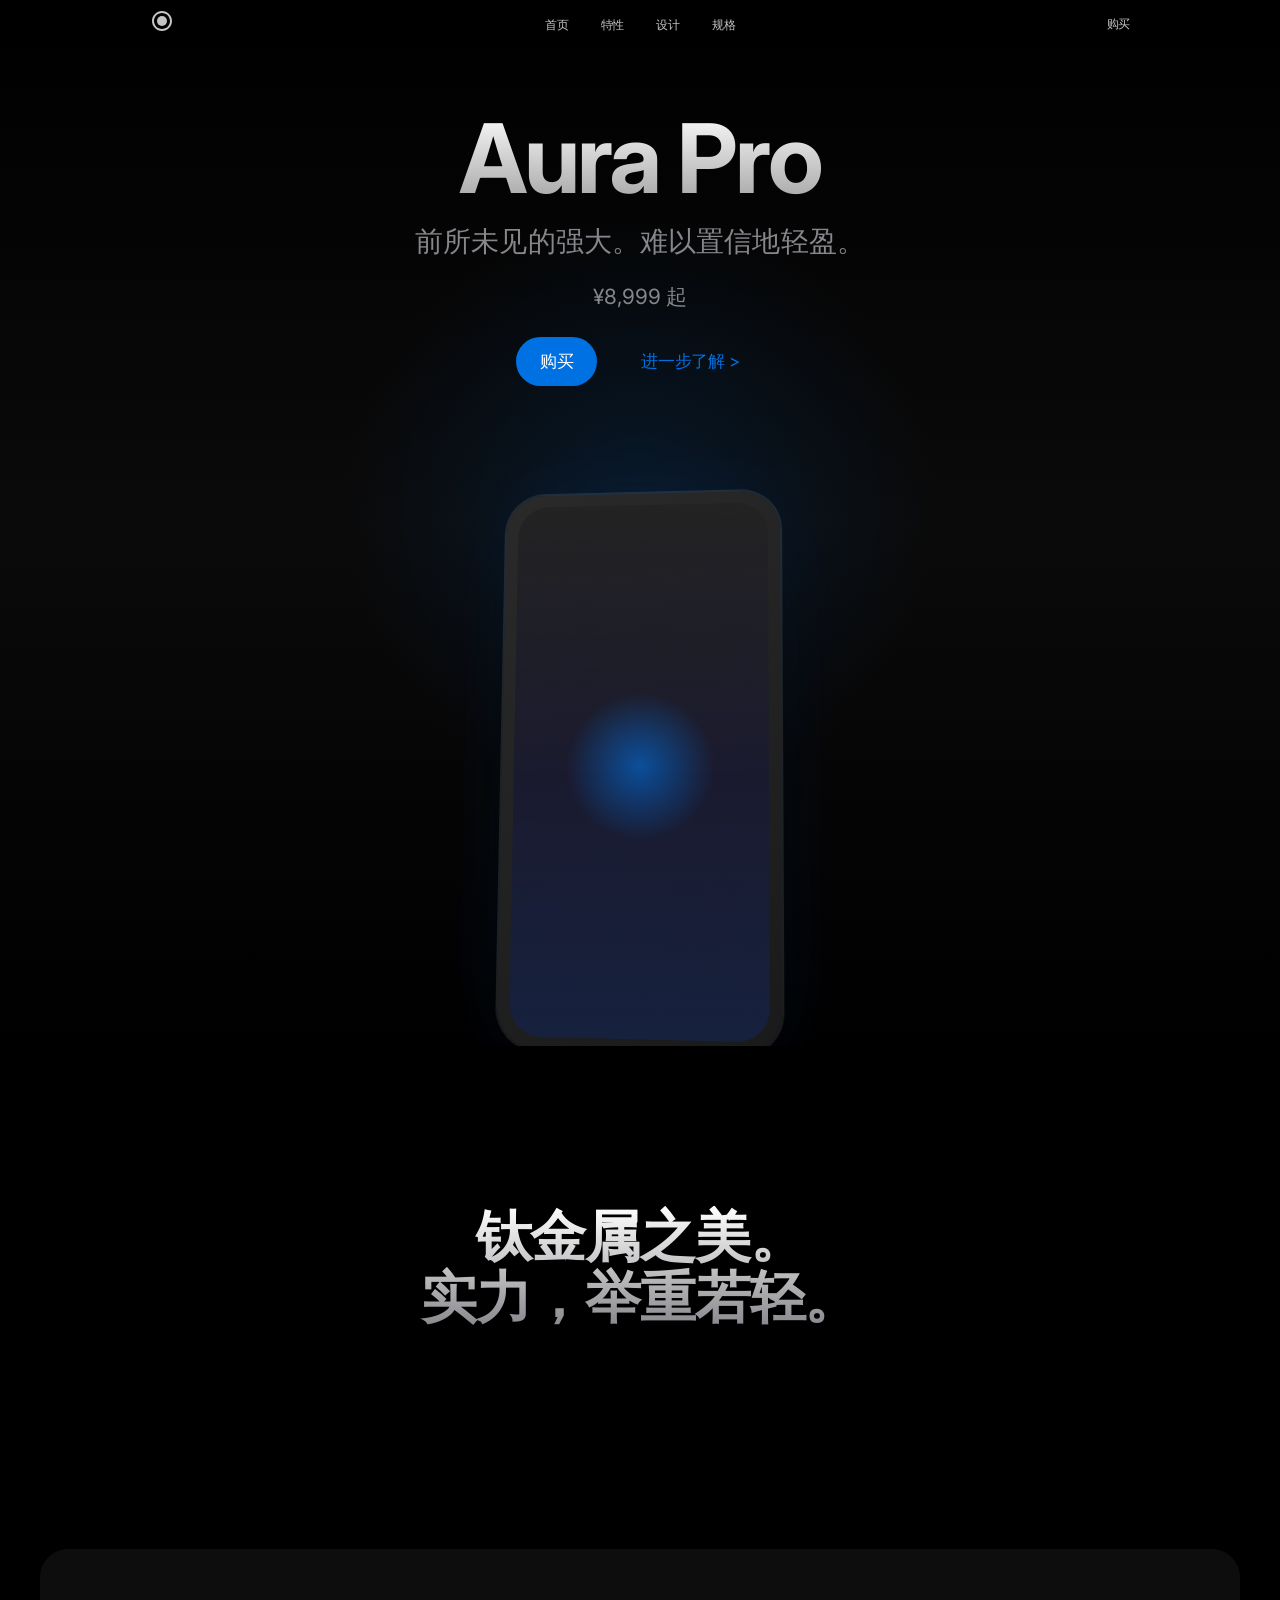
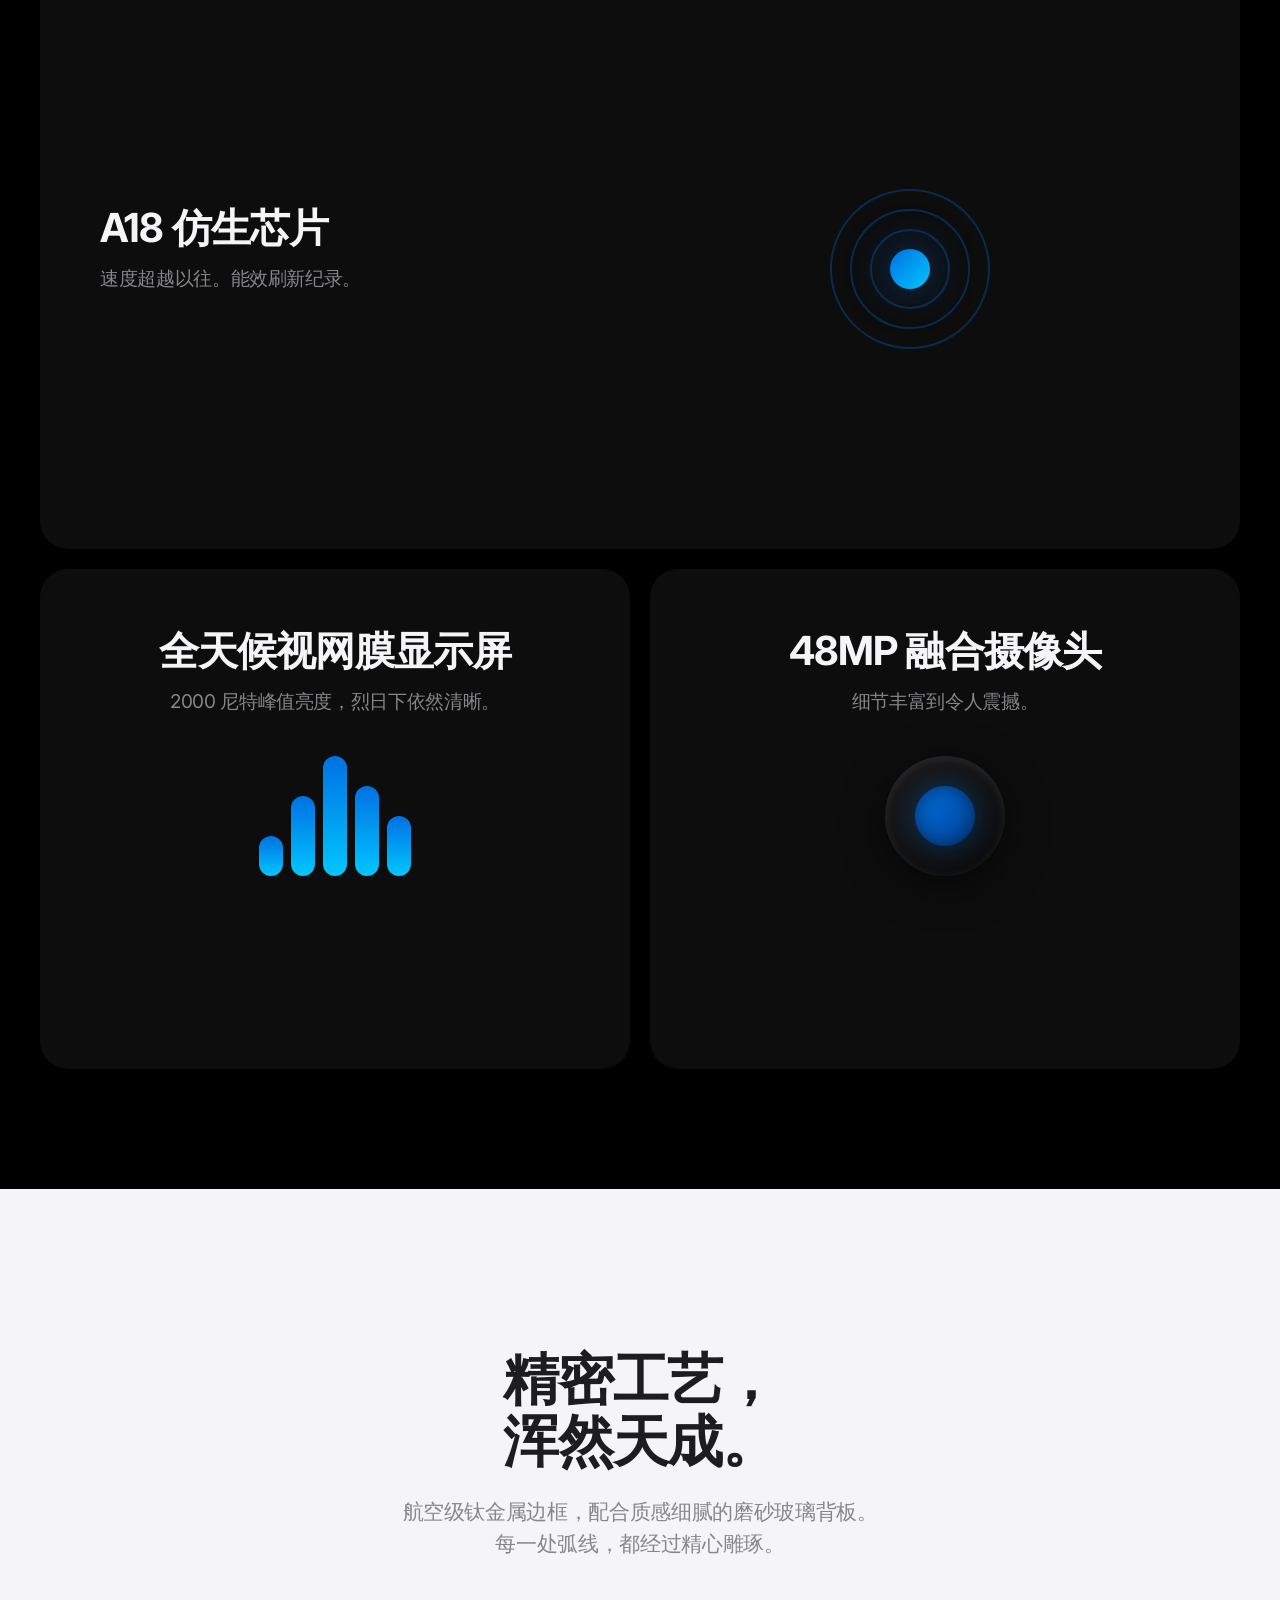
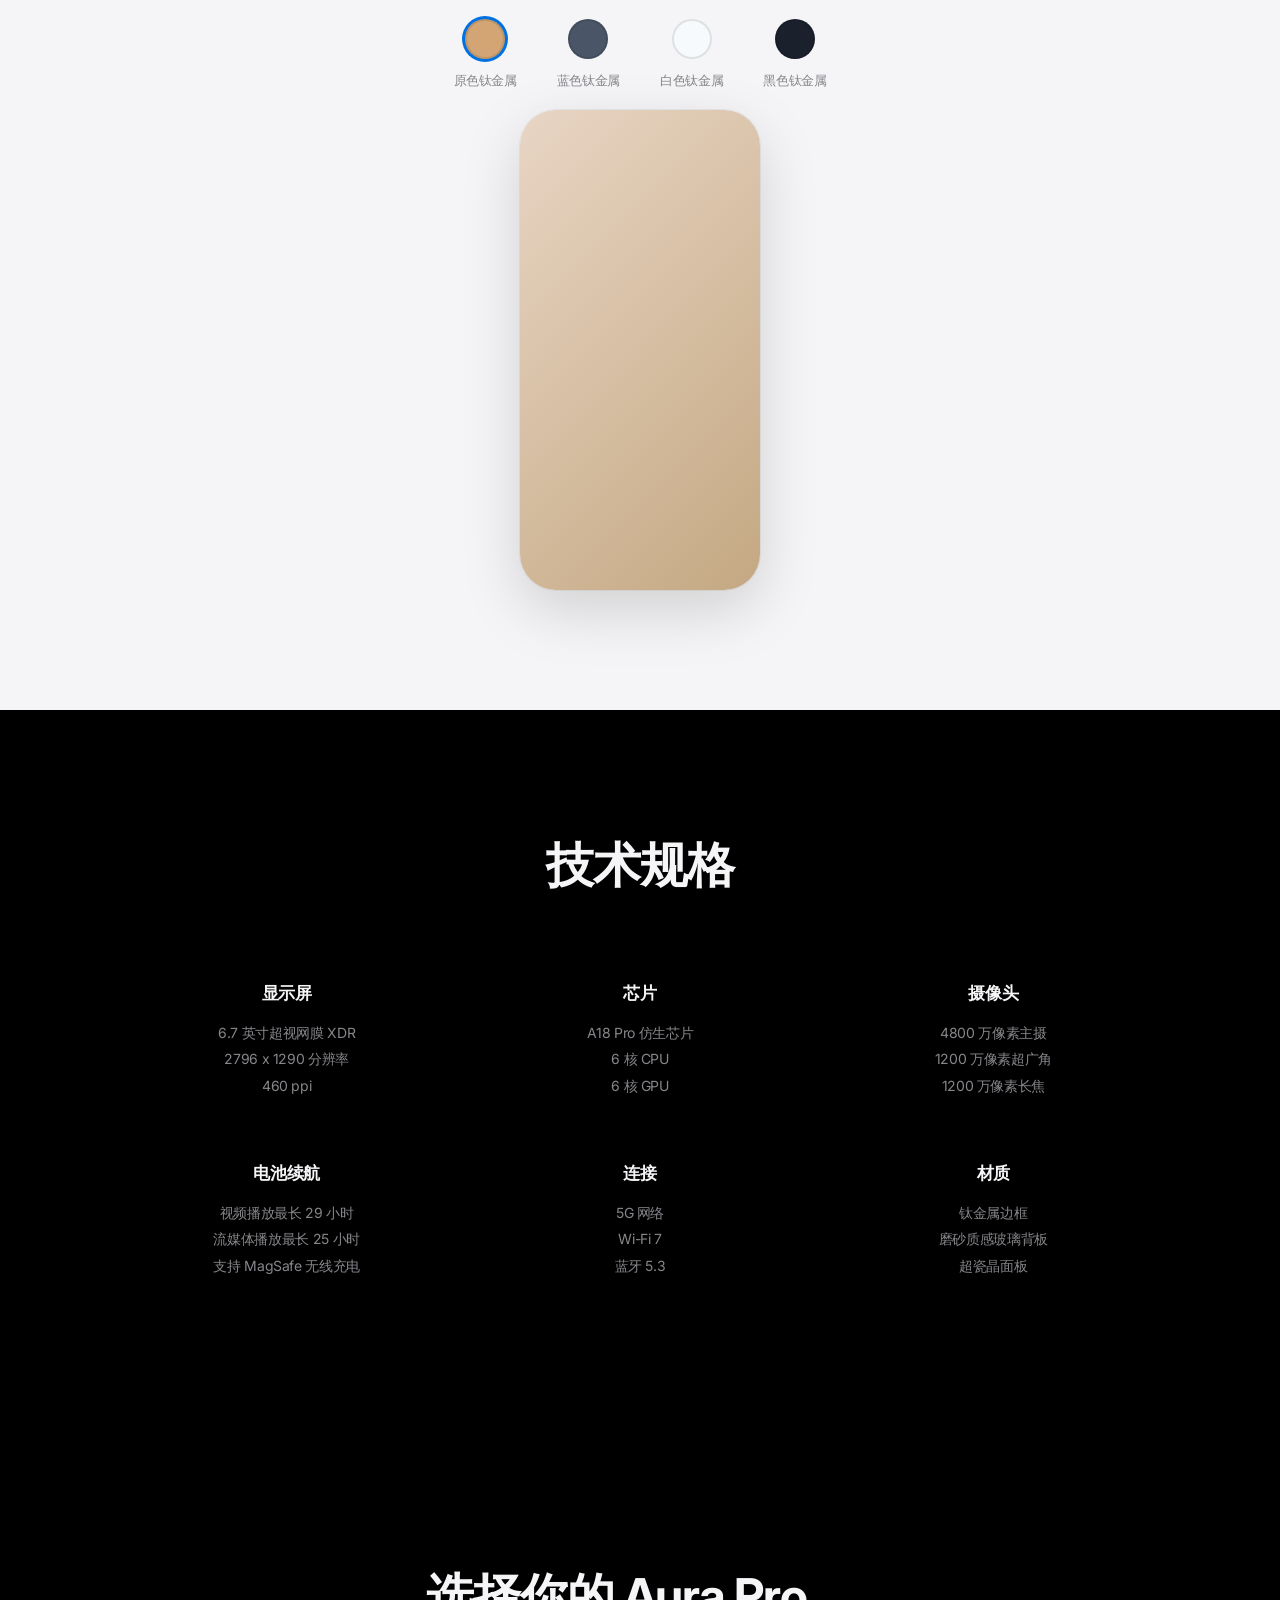
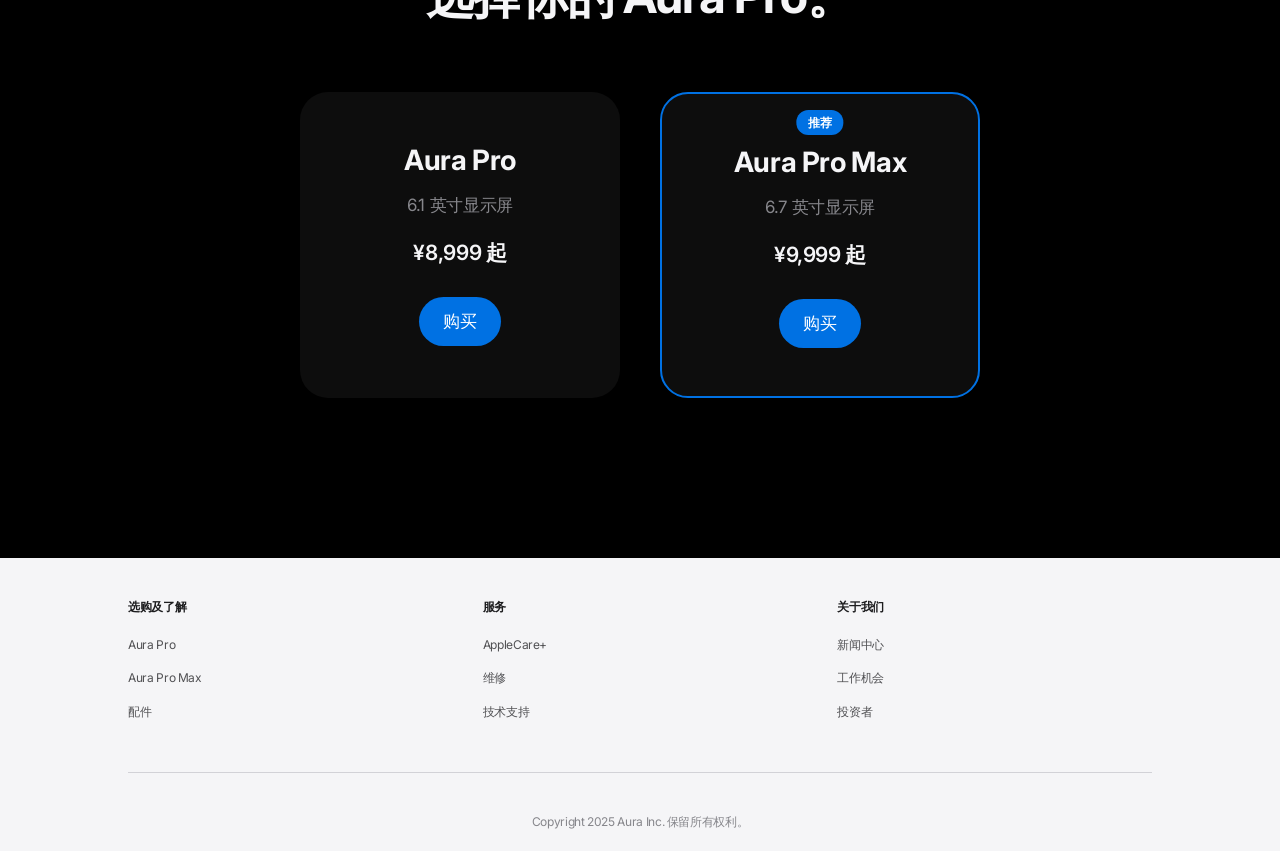
<file: index.html>
<!DOCTYPE html>
<html lang="zh-CN">
<head>
    <meta charset="UTF-8">
    <meta name="viewport" content="width=device-width, initial-scale=1.0">
    <title>Aura Pro - 超越想象</title>
    <link rel="stylesheet" href="css/style.css">
    <link rel="preconnect" href="https://fonts.googleapis.com">
    <link rel="preconnect" href="https://fonts.gstatic.com" crossorigin>
    <link href="https://fonts.googleapis.com/css2?family=Inter:wght@300;400;500;600;700&display=swap" rel="stylesheet">
</head>
<body>
    <!-- 导航栏 -->
    <nav class="navbar">
        <div class="nav-container">
            <a href="#" class="logo">
                <svg width="24" height="24" viewBox="0 0 24 24" fill="currentColor">
                    <path d="M12 2C6.48 2 2 6.48 2 12s4.48 10 10 10 10-4.48 10-10S17.52 2 12 2zm0 18c-4.41 0-8-3.59-8-8s3.59-8 8-8 8 3.59 8 8-3.59 8-8 8z"/>
                    <circle cx="12" cy="12" r="5"/>
                </svg>
            </a>
            <ul class="nav-links">
                <li><a href="#hero">首页</a></li>
                <li><a href="#features">特性</a></li>
                <li><a href="#design">设计</a></li>
                <li><a href="#specs">规格</a></li>
            </ul>
            <a href="#buy" class="nav-cta">购买</a>
        </div>
    </nav>

    <!-- Hero 区域 -->
    <section id="hero" class="hero">
        <div class="hero-content">
            <h1 class="hero-title">Aura Pro</h1>
            <p class="hero-subtitle">前所未见的强大。难以置信地轻盈。</p>
            <p class="hero-price">¥8,999 起</p>
            <div class="hero-buttons">
                <a href="#buy" class="btn btn-primary">购买</a>
                <a href="#features" class="btn btn-secondary">进一步了解 ></a>
            </div>
        </div>
        <div class="hero-visual">
            <div class="device-mockup">
                <div class="device-screen">
                    <div class="screen-glow"></div>
                </div>
                <div class="device-reflection"></div>
            </div>
        </div>
    </section>

    <!-- 标语区域 -->
    <section class="tagline-section">
        <div class="tagline-content">
            <h2 class="tagline">钛金属之美。<br>实力，举重若轻。</h2>
        </div>
    </section>

    <!-- 特性展示 -->
    <section id="features" class="features">
        <div class="feature-grid">
            <div class="feature-card feature-large">
                <div class="feature-text">
                    <h3>A18 仿生芯片</h3>
                    <p>速度超越以往。能效刷新纪录。</p>
                </div>
                <div class="feature-visual chip-visual">
                    <div class="chip-animation">
                        <div class="chip-core"></div>
                        <div class="chip-ring ring-1"></div>
                        <div class="chip-ring ring-2"></div>
                        <div class="chip-ring ring-3"></div>
                    </div>
                </div>
            </div>
            <div class="feature-card">
                <div class="feature-text">
                    <h3>全天候视网膜显示屏</h3>
                    <p>2000 尼特峰值亮度，烈日下依然清晰。</p>
                </div>
                <div class="feature-visual display-visual">
                    <div class="display-bars">
                        <div class="bar"></div>
                        <div class="bar"></div>
                        <div class="bar"></div>
                        <div class="bar"></div>
                        <div class="bar"></div>
                    </div>
                </div>
            </div>
            <div class="feature-card">
                <div class="feature-text">
                    <h3>48MP 融合摄像头</h3>
                    <p>细节丰富到令人震撼。</p>
                </div>
                <div class="feature-visual camera-visual">
                    <div class="lens">
                        <div class="lens-inner"></div>
                    </div>
                </div>
            </div>
        </div>
    </section>

    <!-- 设计展示 -->
    <section id="design" class="design-section">
        <div class="design-content">
            <h2 class="section-title">精密工艺，<br>浑然天成。</h2>
            <p class="section-desc">航空级钛金属边框，配合质感细腻的磨砂玻璃背板。<br>每一处弧线，都经过精心雕琢。</p>
        </div>
        <div class="design-showcase">
            <div class="color-options">
                <div class="color-option active" data-color="natural">
                    <div class="color-circle" style="background: #d4a574;"></div>
                    <span>原色钛金属</span>
                </div>
                <div class="color-option" data-color="blue">
                    <div class="color-circle" style="background: #4a5568;"></div>
                    <span>蓝色钛金属</span>
                </div>
                <div class="color-option" data-color="white">
                    <div class="color-circle" style="background: #f7fafc;"></div>
                    <span>白色钛金属</span>
                </div>
                <div class="color-option" data-color="black">
                    <div class="color-circle" style="background: #1a202c;"></div>
                    <span>黑色钛金属</span>
                </div>
            </div>
            <div class="device-render">
                <div class="render-device natural active">
                    <div class="device-body" style="background: linear-gradient(135deg, #e8d5c4 0%, #c4a882 100%);"></div>
                </div>
                <div class="render-device blue">
                    <div class="device-body" style="background: linear-gradient(135deg, #718096 0%, #4a5568 100%);"></div>
                </div>
                <div class="render-device white">
                    <div class="device-body" style="background: linear-gradient(135deg, #ffffff 0%, #e2e8f0 100%);"></div>
                </div>
                <div class="render-device black">
                    <div class="device-body" style="background: linear-gradient(135deg, #2d3748 0%, #1a202c 100%);"></div>
                </div>
            </div>
        </div>
    </section>

    <!-- 规格参数 -->
    <section id="specs" class="specs-section">
        <div class="specs-header">
            <h2 class="section-title">技术规格</h2>
        </div>
        <div class="specs-grid">
            <div class="spec-item">
                <h4>显示屏</h4>
                <p>6.7 英寸超视网膜 XDR</p>
                <p>2796 x 1290 分辨率</p>
                <p>460 ppi</p>
            </div>
            <div class="spec-item">
                <h4>芯片</h4>
                <p>A18 Pro 仿生芯片</p>
                <p>6 核 CPU</p>
                <p>6 核 GPU</p>
            </div>
            <div class="spec-item">
                <h4>摄像头</h4>
                <p>4800 万像素主摄</p>
                <p>1200 万像素超广角</p>
                <p>1200 万像素长焦</p>
            </div>
            <div class="spec-item">
                <h4>电池续航</h4>
                <p>视频播放最长 29 小时</p>
                <p>流媒体播放最长 25 小时</p>
                <p>支持 MagSafe 无线充电</p>
            </div>
            <div class="spec-item">
                <h4>连接</h4>
                <p>5G 网络</p>
                <p>Wi-Fi 7</p>
                <p>蓝牙 5.3</p>
            </div>
            <div class="spec-item">
                <h4>材质</h4>
                <p>钛金属边框</p>
                <p>磨砂质感玻璃背板</p>
                <p>超瓷晶面板</p>
            </div>
        </div>
    </section>

    <!-- 购买区域 -->
    <section id="buy" class="buy-section">
        <div class="buy-content">
            <h2 class="buy-title">选择你的 Aura Pro。</h2>
            <div class="buy-options">
                <div class="buy-card">
                    <h3>Aura Pro</h3>
                    <p class="buy-desc">6.1 英寸显示屏</p>
                    <p class="buy-price">¥8,999 起</p>
                    <a href="#" class="btn btn-primary">购买</a>
                </div>
                <div class="buy-card featured">
                    <div class="featured-badge">推荐</div>
                    <h3>Aura Pro Max</h3>
                    <p class="buy-desc">6.7 英寸显示屏</p>
                    <p class="buy-price">¥9,999 起</p>
                    <a href="#" class="btn btn-primary">购买</a>
                </div>
            </div>
        </div>
    </section>

    <!-- 页脚 -->
    <footer class="footer">
        <div class="footer-content">
            <div class="footer-links">
                <div class="footer-column">
                    <h4>选购及了解</h4>
                    <ul>
                        <li><a href="#">Aura Pro</a></li>
                        <li><a href="#">Aura Pro Max</a></li>
                        <li><a href="#">配件</a></li>
                    </ul>
                </div>
                <div class="footer-column">
                    <h4>服务</h4>
                    <ul>
                        <li><a href="#">AppleCare+</a></li>
                        <li><a href="#">维修</a></li>
                        <li><a href="#">技术支持</a></li>
                    </ul>
                </div>
                <div class="footer-column">
                    <h4>关于我们</h4>
                    <ul>
                        <li><a href="#">新闻中心</a></li>
                        <li><a href="#">工作机会</a></li>
                        <li><a href="#">投资者</a></li>
                    </ul>
                </div>
            </div>
            <div class="footer-bottom">
                <p>Copyright  2025 Aura Inc. 保留所有权利。</p>
            </div>
        </div>
    </footer>

    <script src="js/main.js"></script>
</body>
</html>
</file>
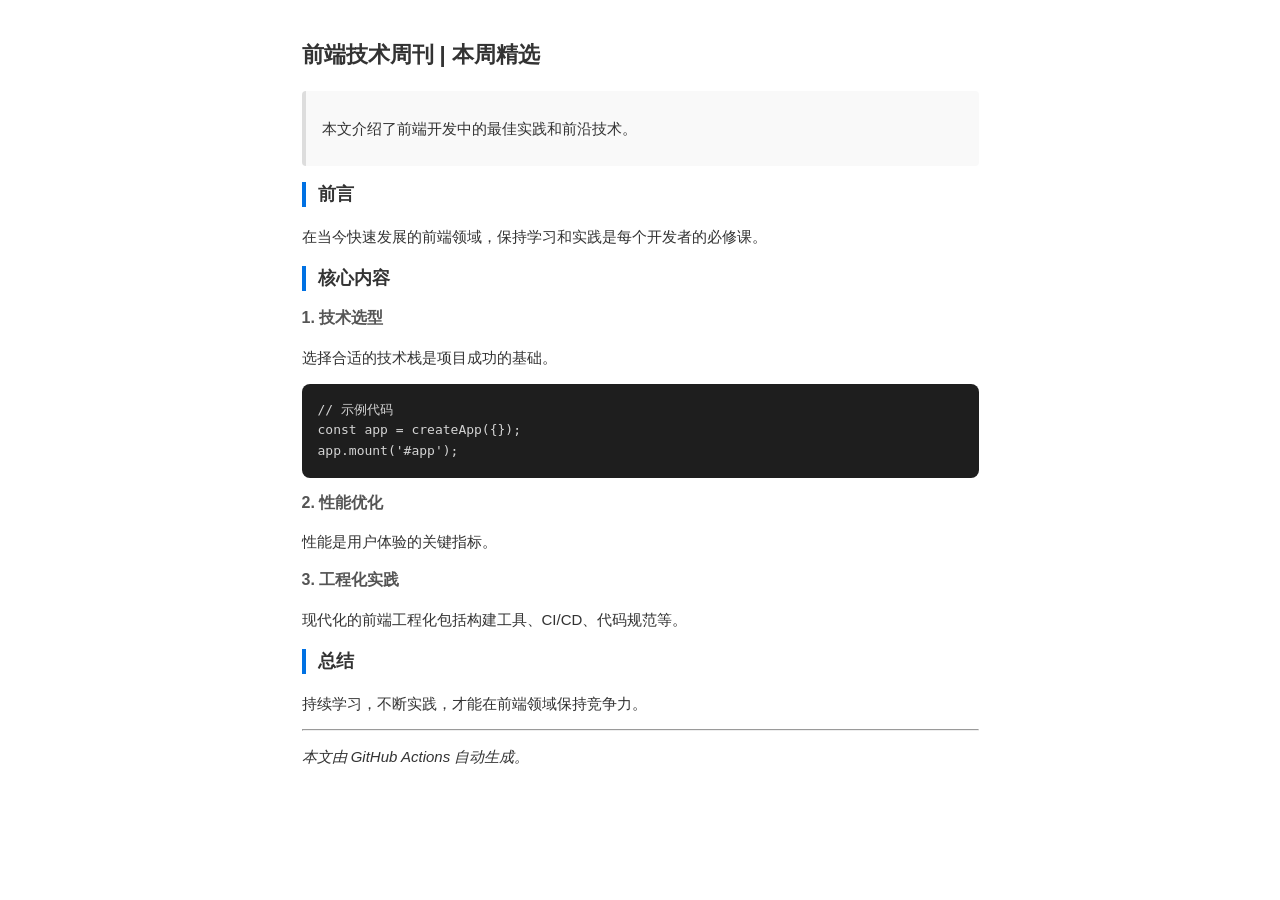
<file: articles/formatted/2026-07-20-article.html>
<!DOCTYPE html>
<html>
<head>
    <meta charset="UTF-8">
    <meta name="viewport" content="width=device-width, initial-scale=1.0">
    <title>WeChat Article</title>
</head>
<body style="max-width:677px;margin:0 auto;padding:20px;font-family:-apple-system,BlinkMacSystemFont,'Segoe UI',Roboto,sans-serif;background:#fff;">
<h1 style="font-size:22px;font-weight:bold;color:#333;margin:20px 0;line-height:1.4;">前端技术周刊 | 本周精选</h1>
<blockquote style="border-left:4px solid #ddd;padding:0 16px;color:#666;margin:16px 0;background:#f9f9f9;padding:12px 16px;border-radius:4px;">
<p style="font-size:15px;color:#333;line-height:1.8;margin:12px 0;text-align:justify;">本文介绍了前端开发中的最佳实践和前沿技术。</p>
</blockquote>
<h2 style="font-size:18px;font-weight:bold;color:#333;margin:16px 0;line-height:1.4;border-left:4px solid #0071e3;padding-left:12px;">前言</h2>
<p style="font-size:15px;color:#333;line-height:1.8;margin:12px 0;text-align:justify;">在当今快速发展的前端领域，保持学习和实践是每个开发者的必修课。</p>
<h2 style="font-size:18px;font-weight:bold;color:#333;margin:16px 0;line-height:1.4;border-left:4px solid #0071e3;padding-left:12px;">核心内容</h2>
<h3 style="font-size:16px;font-weight:bold;color:#555;margin:14px 0;line-height:1.4;">1. 技术选型</h3>
<p style="font-size:15px;color:#333;line-height:1.8;margin:12px 0;text-align:justify;">选择合适的技术栈是项目成功的基础。</p>
<pre style="background:#1e1e1e;color:#d4d4d4;padding:16px;border-radius:8px;overflow-x:auto;font-size:13px;line-height:1.6;"><code class="language-javascript">// 示例代码
const app = createApp({});
app.mount('#app');
</code></pre>
<h3 style="font-size:16px;font-weight:bold;color:#555;margin:14px 0;line-height:1.4;">2. 性能优化</h3>
<p style="font-size:15px;color:#333;line-height:1.8;margin:12px 0;text-align:justify;">性能是用户体验的关键指标。</p>
<h3 style="font-size:16px;font-weight:bold;color:#555;margin:14px 0;line-height:1.4;">3. 工程化实践</h3>
<p style="font-size:15px;color:#333;line-height:1.8;margin:12px 0;text-align:justify;">现代化的前端工程化包括构建工具、CI/CD、代码规范等。</p>
<h2 style="font-size:18px;font-weight:bold;color:#333;margin:16px 0;line-height:1.4;border-left:4px solid #0071e3;padding-left:12px;">总结</h2>
<p style="font-size:15px;color:#333;line-height:1.8;margin:12px 0;text-align:justify;">持续学习，不断实践，才能在前端领域保持竞争力。</p>
<hr>
<p style="font-size:15px;color:#333;line-height:1.8;margin:12px 0;text-align:justify;"><em>本文由 GitHub Actions 自动生成。</em></p>

</body>
</html>
</file>
<file: css/style.css>
/* ============================================
   Apple Style Product Page - CSS
   ============================================ */

/* CSS Variables */
:root {
    --color-bg: #000000;
    --color-bg-light: #f5f5f7;
    --color-text: #f5f5f7;
    --color-text-dark: #1d1d1f;
    --color-text-secondary: #86868b;
    --color-accent: #0071e3;
    --color-accent-hover: #0077ed;
    --nav-bg: rgba(0, 0, 0, 0.8);
    --nav-height: 48px;
    --transition: cubic-bezier(0.4, 0, 0.2, 1);
    --font-stack: 'Inter', -apple-system, BlinkMacSystemFont, 'Segoe UI', Roboto, sans-serif;
}

/* Reset */
*, *::before, *::after {
    margin: 0;
    padding: 0;
    box-sizing: border-box;
}

html {
    scroll-behavior: smooth;
    font-size: 16px;
}

body {
    font-family: var(--font-stack);
    background: var(--color-bg);
    color: var(--color-text);
    line-height: 1.47059;
    font-weight: 400;
    letter-spacing: -0.022em;
    overflow-x: hidden;
    -webkit-font-smoothing: antialiased;
    -moz-osx-font-smoothing: grayscale;
}

a {
    text-decoration: none;
    color: inherit;
}

ul {
    list-style: none;
}

/* ============================================
   Navigation
   ============================================ */
.navbar {
    position: fixed;
    top: 0;
    left: 0;
    right: 0;
    height: var(--nav-height);
    background: var(--nav-bg);
    backdrop-filter: saturate(180%) blur(20px);
    -webkit-backdrop-filter: saturate(180%) blur(20px);
    z-index: 9999;
    transition: background 0.3s var(--transition);
}

.nav-container {
    max-width: 1024px;
    margin: 0 auto;
    height: 100%;
    display: flex;
    align-items: center;
    justify-content: space-between;
    padding: 0 22px;
}

.logo {
    color: var(--color-text);
    opacity: 0.8;
    transition: opacity 0.3s;
}

.logo:hover {
    opacity: 1;
}

.nav-links {
    display: flex;
    gap: 32px;
}

.nav-links a {
    font-size: 12px;
    font-weight: 400;
    color: var(--color-text);
    opacity: 0.8;
    transition: opacity 0.3s;
    letter-spacing: -0.01em;
}

.nav-links a:hover {
    opacity: 1;
}

.nav-cta {
    font-size: 12px;
    font-weight: 400;
    color: var(--color-text);
    opacity: 0.8;
    transition: opacity 0.3s;
}

.nav-cta:hover {
    opacity: 1;
}

/* ============================================
   Hero Section
   ============================================ */
.hero {
    min-height: 100vh;
    display: flex;
    flex-direction: column;
    align-items: center;
    justify-content: center;
    padding-top: var(--nav-height);
    background: linear-gradient(180deg, #000000 0%, #0a0a0a 50%, #000000 100%);
    position: relative;
    overflow: hidden;
}

.hero::before {
    content: '';
    position: absolute;
    top: 20%;
    left: 50%;
    transform: translateX(-50%);
    width: 600px;
    height: 600px;
    background: radial-gradient(circle, rgba(0, 113, 227, 0.15) 0%, transparent 70%);
    border-radius: 50%;
    pointer-events: none;
}

.hero-content {
    text-align: center;
    z-index: 2;
    animation: fadeInUp 1.2s var(--transition) forwards;
    opacity: 0;
    padding: 60px 20px 40px;
}

.hero-title {
    font-size: clamp(48px, 12vw, 96px);
    font-weight: 700;
    letter-spacing: -0.03em;
    line-height: 1.05;
    margin-bottom: 12px;
    background: linear-gradient(180deg, #ffffff 0%, #a0a0a0 100%);
    -webkit-background-clip: text;
    -webkit-text-fill-color: transparent;
    background-clip: text;
}

.hero-subtitle {
    font-size: clamp(21px, 4vw, 28px);
    font-weight: 400;
    color: var(--color-text-secondary);
    letter-spacing: 0.004em;
    margin-bottom: 20px;
    max-width: 600px;
    margin-left: auto;
    margin-right: auto;
}

.hero-price {
    font-size: 21px;
    font-weight: 400;
    color: var(--color-text-secondary);
    margin-bottom: 24px;
}

.hero-buttons {
    display: flex;
    gap: 20px;
    justify-content: center;
    align-items: center;
    flex-wrap: wrap;
}

.btn {
    display: inline-flex;
    align-items: center;
    justify-content: center;
    padding: 12px 24px;
    border-radius: 980px;
    font-size: 17px;
    font-weight: 400;
    letter-spacing: -0.022em;
    transition: all 0.3s var(--transition);
    cursor: pointer;
    border: none;
}

.btn-primary {
    background: var(--color-accent);
    color: white;
}

.btn-primary:hover {
    background: var(--color-accent-hover);
    transform: scale(1.02);
}

.btn-secondary {
    background: transparent;
    color: var(--color-accent);
}

.btn-secondary:hover {
    text-decoration: underline;
}

/* Hero Device Mockup */
.hero-visual {
    margin-top: 60px;
    z-index: 2;
    animation: fadeInUp 1.4s 0.3s var(--transition) forwards;
    opacity: 0;
}

.device-mockup {
    width: 280px;
    height: 560px;
    background: linear-gradient(145deg, #2a2a2a 0%, #1a1a1a 100%);
    border-radius: 40px;
    padding: 12px;
    box-shadow: 
        0 0 0 2px rgba(255,255,255,0.1),
        0 50px 100px rgba(0,0,0,0.5),
        0 0 80px rgba(0, 113, 227, 0.1);
    position: relative;
    transform: perspective(1000px) rotateY(-5deg) rotateX(5deg);
    transition: transform 0.6s var(--transition);
}

.device-mockup:hover {
    transform: perspective(1000px) rotateY(0deg) rotateX(0deg);
}

.device-screen {
    width: 100%;
    height: 100%;
    background: linear-gradient(180deg, #0a0a0a 0%, #1a1a2e 50%, #16213e 100%);
    border-radius: 32px;
    overflow: hidden;
    position: relative;
    display: flex;
    align-items: center;
    justify-content: center;
}

.screen-glow {
    width: 150px;
    height: 150px;
    background: radial-gradient(circle, rgba(0, 113, 227, 0.6) 0%, transparent 70%);
    border-radius: 50%;
    animation: pulse 3s ease-in-out infinite;
}

.device-reflection {
    position: absolute;
    top: 12px;
    left: 12px;
    right: 12px;
    height: 50%;
    background: linear-gradient(180deg, rgba(255,255,255,0.1) 0%, transparent 100%);
    border-radius: 32px 32px 0 0;
    pointer-events: none;
}

/* ============================================
   Tagline Section
   ============================================ */
.tagline-section {
    padding: 160px 20px;
    background: var(--color-bg);
    text-align: center;
}

.tagline {
    font-size: clamp(32px, 6vw, 56px);
    font-weight: 700;
    letter-spacing: -0.021em;
    line-height: 1.1;
    background: linear-gradient(180deg, #ffffff 0%, #86868b 100%);
    -webkit-background-clip: text;
    -webkit-text-fill-color: transparent;
    background-clip: text;
    max-width: 800px;
    margin: 0 auto;
    opacity: 0;
    transform: translateY(40px);
    transition: all 1s var(--transition);
}

.tagline.visible {
    opacity: 1;
    transform: translateY(0);
}

/* ============================================
   Features Section
   ============================================ */
.features {
    padding: 60px 20px 120px;
    background: var(--color-bg);
}

.feature-grid {
    max-width: 1200px;
    margin: 0 auto;
    display: grid;
    grid-template-columns: repeat(2, 1fr);
    gap: 20px;
}

.feature-card {
    background: #0d0d0d;
    border-radius: 28px;
    padding: 60px 40px;
    display: flex;
    flex-direction: column;
    align-items: center;
    text-align: center;
    min-height: 500px;
    position: relative;
    overflow: hidden;
    transition: transform 0.5s var(--transition);
    opacity: 0;
    transform: translateY(50px);
}

.feature-card.visible {
    opacity: 1;
    transform: translateY(0);
}

.feature-card:hover {
    transform: scale(1.01);
}

.feature-large {
    grid-column: span 2;
    flex-direction: row;
    text-align: left;
    padding: 80px 60px;
    min-height: 600px;
}

.feature-large .feature-text {
    flex: 1;
    text-align: left;
}

.feature-large .feature-visual {
    flex: 1;
}

.feature-text h3 {
    font-size: clamp(28px, 4vw, 40px);
    font-weight: 700;
    letter-spacing: -0.021em;
    margin-bottom: 16px;
    line-height: 1.1;
}

.feature-text p {
    font-size: 19px;
    color: var(--color-text-secondary);
    line-height: 1.4;
    max-width: 400px;
}

.feature-visual {
    margin-top: 40px;
    display: flex;
    align-items: center;
    justify-content: center;
}

/* Chip Animation */
.chip-animation {
    width: 200px;
    height: 200px;
    position: relative;
}

.chip-core {
    position: absolute;
    top: 50%;
    left: 50%;
    transform: translate(-50%, -50%);
    width: 40px;
    height: 40px;
    background: linear-gradient(135deg, #0071e3 0%, #00c6ff 100%);
    border-radius: 50%;
    box-shadow: 0 0 40px rgba(0, 113, 227, 0.5);
}

.chip-ring {
    position: absolute;
    top: 50%;
    left: 50%;
    transform: translate(-50%, -50%);
    border: 2px solid rgba(0, 113, 227, 0.3);
    border-radius: 50%;
    animation: ripple 3s ease-out infinite;
}

.ring-1 {
    width: 80px;
    height: 80px;
    animation-delay: 0s;
}

.ring-2 {
    width: 120px;
    height: 120px;
    animation-delay: 0.5s;
}

.ring-3 {
    width: 160px;
    height: 160px;
    animation-delay: 1s;
}

/* Display Bars */
.display-bars {
    display: flex;
    gap: 8px;
    align-items: flex-end;
    height: 120px;
}

.bar {
    width: 24px;
    background: linear-gradient(180deg, #0071e3 0%, #00c6ff 100%);
    border-radius: 12px;
    animation: barBounce 2s ease-in-out infinite;
}

.bar:nth-child(1) { height: 40px; animation-delay: 0s; }
.bar:nth-child(2) { height: 80px; animation-delay: 0.2s; }
.bar:nth-child(3) { height: 120px; animation-delay: 0.4s; }
.bar:nth-child(4) { height: 90px; animation-delay: 0.6s; }
.bar:nth-child(5) { height: 60px; animation-delay: 0.8s; }

/* Camera Lens */
.lens {
    width: 120px;
    height: 120px;
    background: linear-gradient(145deg, #1a1a1a 0%, #0a0a0a 100%);
    border-radius: 50%;
    display: flex;
    align-items: center;
    justify-content: center;
    box-shadow: 
        inset 0 2px 10px rgba(255,255,255,0.1),
        0 10px 40px rgba(0,0,0,0.5);
}

.lens-inner {
    width: 60px;
    height: 60px;
    background: linear-gradient(135deg, #0071e3 0%, #004499 100%);
    border-radius: 50%;
    box-shadow: 
        inset 0 0 20px rgba(0,0,0,0.5),
        0 0 30px rgba(0, 113, 227, 0.4);
    animation: lensShimmer 4s ease-in-out infinite;
}

/* ============================================
   Design Section
   ============================================ */
.design-section {
    padding: 160px 20px;
    background: var(--color-bg-light);
    color: var(--color-text-dark);
    text-align: center;
}

.design-section .section-title {
    font-size: clamp(32px, 6vw, 56px);
    font-weight: 700;
    letter-spacing: -0.021em;
    line-height: 1.1;
    margin-bottom: 24px;
    color: var(--color-text-dark);
}

.section-desc {
    font-size: 21px;
    color: #86868b;
    line-height: 1.5;
    max-width: 600px;
    margin: 0 auto 60px;
}

.design-showcase {
    max-width: 800px;
    margin: 0 auto;
}

.color-options {
    display: flex;
    justify-content: center;
    gap: 40px;
    margin-bottom: 60px;
    flex-wrap: wrap;
}

.color-option {
    display: flex;
    flex-direction: column;
    align-items: center;
    gap: 12px;
    cursor: pointer;
    transition: transform 0.3s var(--transition);
}

.color-option:hover {
    transform: scale(1.1);
}

.color-option.active .color-circle {
    box-shadow: 0 0 0 3px var(--color-accent);
}

.color-circle {
    width: 40px;
    height: 40px;
    border-radius: 50%;
    border: 2px solid rgba(0,0,0,0.1);
    transition: box-shadow 0.3s;
}

.color-option span {
    font-size: 13px;
    color: var(--color-text-secondary);
    font-weight: 500;
}

.device-render {
    position: relative;
    height: 400px;
    display: flex;
    align-items: center;
    justify-content: center;
}

.render-device {
    position: absolute;
    opacity: 0;
    transform: scale(0.9);
    transition: all 0.6s var(--transition);
}

.render-device.active {
    opacity: 1;
    transform: scale(1);
}

.device-body {
    width: 240px;
    height: 480px;
    border-radius: 36px;
    box-shadow: 
        0 20px 60px rgba(0,0,0,0.15),
        0 0 0 1px rgba(0,0,0,0.05);
}

/* ============================================
   Specs Section
   ============================================ */
.specs-section {
    padding: 120px 20px;
    background: var(--color-bg);
}

.specs-header {
    text-align: center;
    margin-bottom: 80px;
}

.specs-section .section-title {
    font-size: clamp(32px, 6vw, 48px);
    font-weight: 700;
    letter-spacing: -0.021em;
    color: var(--color-text);
}

.specs-grid {
    max-width: 1000px;
    margin: 0 auto;
    display: grid;
    grid-template-columns: repeat(3, 1fr);
    gap: 60px;
}

.spec-item {
    text-align: center;
    opacity: 0;
    transform: translateY(30px);
    transition: all 0.8s var(--transition);
}

.spec-item.visible {
    opacity: 1;
    transform: translateY(0);
}

.spec-item h4 {
    font-size: 17px;
    font-weight: 600;
    color: var(--color-text);
    margin-bottom: 16px;
}

.spec-item p {
    font-size: 14px;
    color: var(--color-text-secondary);
    line-height: 1.6;
    margin-bottom: 4px;
}

/* ============================================
   Buy Section
   ============================================ */
.buy-section {
    padding: 160px 20px;
    background: var(--color-bg);
    text-align: center;
}

.buy-title {
    font-size: clamp(32px, 6vw, 48px);
    font-weight: 700;
    letter-spacing: -0.021em;
    margin-bottom: 60px;
    color: var(--color-text);
}

.buy-options {
    display: flex;
    justify-content: center;
    gap: 40px;
    flex-wrap: wrap;
}

.buy-card {
    background: #0d0d0d;
    border-radius: 28px;
    padding: 48px;
    width: 320px;
    text-align: center;
    position: relative;
    transition: transform 0.5s var(--transition);
}

.buy-card:hover {
    transform: translateY(-8px);
}

.buy-card.featured {
    border: 2px solid var(--color-accent);
}

.featured-badge {
    position: absolute;
    top: 16px;
    left: 50%;
    transform: translateX(-50%);
    background: var(--color-accent);
    color: white;
    font-size: 12px;
    font-weight: 600;
    padding: 4px 12px;
    border-radius: 12px;
}

.buy-card h3 {
    font-size: 28px;
    font-weight: 700;
    margin-bottom: 12px;
    color: var(--color-text);
}

.buy-desc {
    font-size: 17px;
    color: var(--color-text-secondary);
    margin-bottom: 20px;
}

.buy-price {
    font-size: 21px;
    font-weight: 600;
    color: var(--color-text);
    margin-bottom: 28px;
}

/* ============================================
   Footer
   ============================================ */
.footer {
    background: #f5f5f7;
    color: #1d1d1f;
    padding: 40px 20px 20px;
}

.footer-content {
    max-width: 1024px;
    margin: 0 auto;
}

.footer-links {
    display: grid;
    grid-template-columns: repeat(3, 1fr);
    gap: 40px;
    margin-bottom: 40px;
    padding-bottom: 40px;
    border-bottom: 1px solid #d2d2d7;
}

.footer-column h4 {
    font-size: 12px;
    font-weight: 600;
    margin-bottom: 16px;
    color: #1d1d1f;
}

.footer-column li {
    margin-bottom: 10px;
}

.footer-column a {
    font-size: 12px;
    color: #515154;
    transition: color 0.3s;
}

.footer-column a:hover {
    color: #1d1d1f;
    text-decoration: underline;
}

.footer-bottom {
    text-align: center;
}

.footer-bottom p {
    font-size: 12px;
    color: #86868b;
}

/* ============================================
   Animations
   ============================================ */
@keyframes fadeInUp {
    from {
        opacity: 0;
        transform: translateY(40px);
    }
    to {
        opacity: 1;
        transform: translateY(0);
    }
}

@keyframes pulse {
    0%, 100% {
        transform: scale(1);
        opacity: 0.8;
    }
    50% {
        transform: scale(1.2);
        opacity: 1;
    }
}

@keyframes ripple {
    0% {
        transform: translate(-50%, -50%) scale(1);
        opacity: 1;
    }
    100% {
        transform: translate(-50%, -50%) scale(1.5);
        opacity: 0;
    }
}

@keyframes barBounce {
    0%, 100% {
        transform: scaleY(1);
    }
    50% {
        transform: scaleY(0.7);
    }
}

@keyframes lensShimmer {
    0%, 100% {
        box-shadow: inset 0 0 20px rgba(0,0,0,0.5), 0 0 30px rgba(0, 113, 227, 0.4);
    }
    50% {
        box-shadow: inset 0 0 20px rgba(0,0,0,0.5), 0 0 50px rgba(0, 113, 227, 0.7);
    }
}

/* ============================================
   Responsive
   ============================================ */
@media (max-width: 768px) {
    .nav-links {
        display: none;
    }
    
    .feature-grid {
        grid-template-columns: 1fr;
    }
    
    .feature-large {
        grid-column: span 1;
        flex-direction: column;
        text-align: center;
        padding: 60px 30px;
    }
    
    .feature-large .feature-text {
        text-align: center;
    }
    
    .specs-grid {
        grid-template-columns: repeat(2, 1fr);
        gap: 40px;
    }
    
    .footer-links {
        grid-template-columns: 1fr;
        gap: 30px;
    }
    
    .color-options {
        gap: 24px;
    }
}

@media (max-width: 480px) {
    .specs-grid {
        grid-template-columns: 1fr;
    }
    
    .buy-options {
        flex-direction: column;
        align-items: center;
    }
    
    .device-mockup {
        width: 220px;
        height: 440px;
    }
}
</file>
